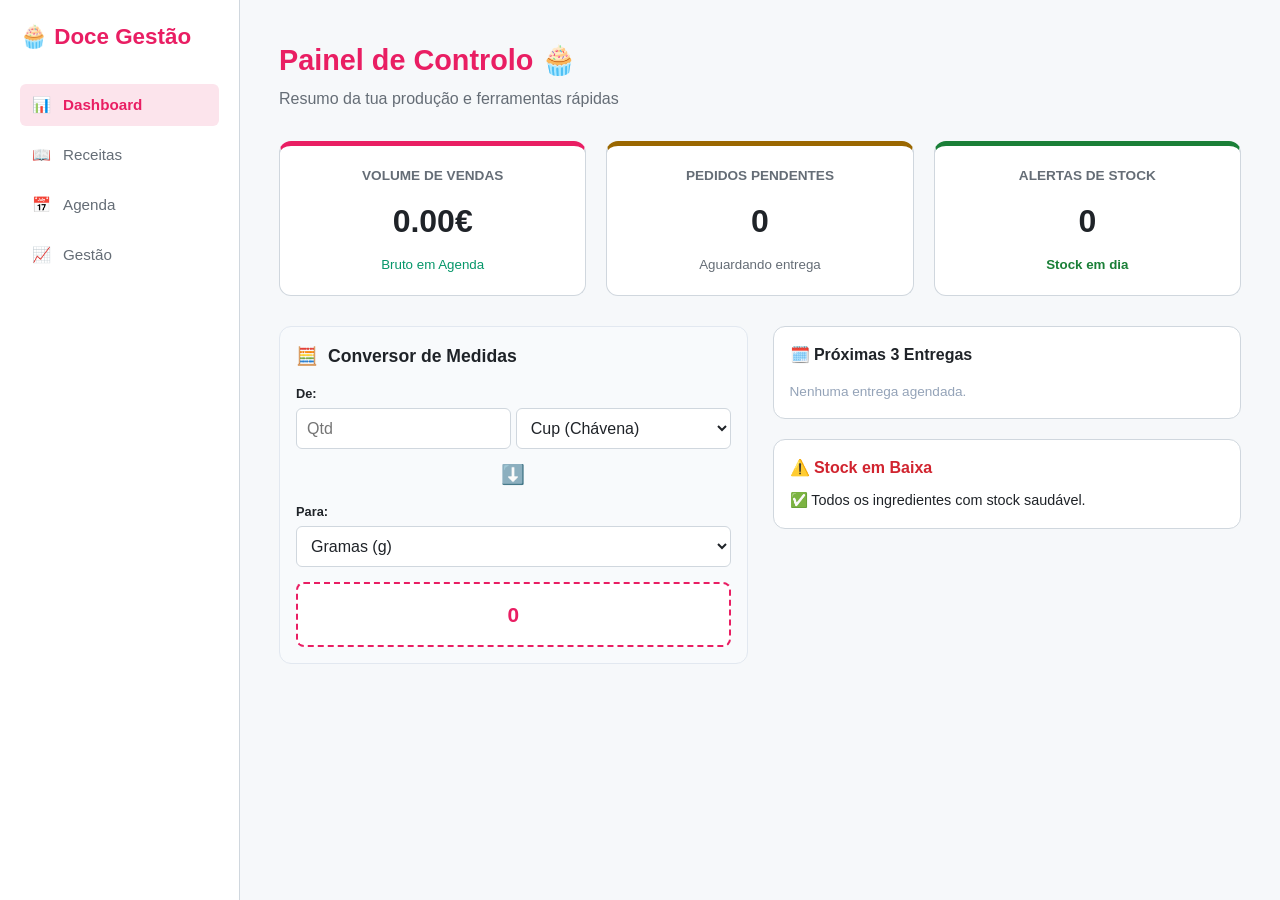
<file: index.html>
<!DOCTYPE html>
<html lang="pt">
<head>
    <meta charset="UTF-8">
    <meta name="viewport" content="width=device-width, initial-scale=1.0, maximum-scale=1.0, user-scalable=no, viewport-fit=cover">
    
    <meta name="apple-mobile-web-app-capable" content="yes">
    <meta name="apple-mobile-web-app-status-bar-style" content="black-translucent">
    <meta name="color-scheme" content="light">
    
    <title>Doce Gestão - Professional Bakery</title>
    <link rel="stylesheet" href="css/style.css">
    <style>
        /* Evita o zoom automático do Safari ao clicar em campos de texto */
        input, select, textarea { font-size: 16px !important; }
    </style>
</head>
<body>

    <div class="app-container">
        <aside class="sidebar desktop-nav">
            <div class="sidebar-brand">🧁 Doce Gestão</div>
            <nav class="nav-list">
                <button class="nav-item" data-target="dashboard">
                    <span class="ico">📊</span> <span class="nav-label">Dashboard</span>
                </button>
                <button class="nav-item" data-target="receitas">
                    <span class="ico">📖</span> <span class="nav-label">Receitas</span>
                </button>
                <button class="nav-item" data-target="agenda">
                    <span class="ico">📅</span> <span class="nav-label">Agenda</span>
                </button>
                <button class="nav-item" data-target="gestao">
                    <span class="ico">📈</span> <span class="nav-label">Gestão</span>
                </button>
            </nav>
        </aside>

        <div class="main-wrapper">
            <header class="app-header">
                <div class="app-header-content">
                    <h1>🧁 Doce Gestão</h1>
                    <div id="online-status" style="font-size: 0.7rem; color: #059669;">● Sistema Local Ativo</div>
                </div>
            </header>

            <main id="app-main">
                <section id="tab-dashboard" class="tab-content"></section>
                <section id="tab-receitas" class="tab-content"></section>
                <section id="tab-agenda" class="tab-content"></section>
                <section id="tab-gestao" class="tab-content"></section>
            </main>
        </div>
    </div>

    <nav class="bottom-nav">
        <button class="nav-btn" data-target="dashboard">
            <span class="ico">📊</span><span>Dash</span>
        </button>
        <button class="nav-btn" data-target="receitas">
            <span class="ico">📖</span><span>Receitas</span>
        </button>
        <button class="nav-btn" data-target="agenda">
            <span class="ico">📅</span><span>Agenda</span>
        </button>
        <button class="nav-btn" data-target="gestao">
            <span class="ico">📈</span><span>Gestão</span>
        </button>
    </nav>

    <div id="print-area"></div>

    <script type="module" src="js/app.js"></script>
   
    <script>
  if ('serviceWorker' in navigator) {
    navigator.serviceWorker.register('./sw.js');
  }
    </script>
    
</body>
</html>
</file>
<file: css/style.css>
:root {
  --bg: #f6f8fa;
  --bg-secondary: #ffffff;
  --bg-overlay: #ffffff;
  --bg-hover: #f3f4f6;
  --border: #d0d7de;
  --text: #1f2328;
  --text-secondary: #656d76;
  --primary: #e91e63;
  --primary-hover: #c2185b;
  --success: #1a7f37;
  --danger: #d1242f;
  --warning: #9a6700;
  --shadow: rgba(31, 35, 40, 0.04);
  --shadow-md: rgba(31, 35, 40, 0.12);
  --radius: 12px;
  --radius-sm: 6px;
  --sidebar-w: 240px;
  --sidebar-w-collapsed: 64px;
  --header-h: 56px;
  --bottom-nav-h: 64px;
}

* { box-sizing: border-box; margin: 0; padding: 0 }
body {
  font-family: -apple-system, BlinkMacSystemFont, "Segoe UI", Roboto, sans-serif;
  background: var(--bg);
  color: var(--text);
  line-height: 1.5;
  overflow-x: hidden;
}

/* === ESTRUTURA === */
.app-container { display: flex; min-height: 100vh; }
.main-wrapper { flex: 1; display: flex; flex-direction: column; min-width: 0; }
.app-header { background: var(--bg-secondary); border-bottom: 1px solid var(--border); height: var(--header-h); display: none; }
.app-header-content { height: 100%; display: flex; align-items: center; justify-content: center; color: var(--primary); font-weight: bold; }

/* Sidebar Desktop */
.sidebar {
  width: var(--sidebar-w);
  background: var(--bg-secondary);
  border-right: 1px solid var(--border);
  display: flex;
  flex-direction: column;
  padding: 20px;
  flex-shrink: 0;
}
.sidebar-brand { font-size: 1.4rem; font-weight: bold; color: var(--primary); margin-bottom: 30px; }
.nav-list { display: flex; flex-direction: column; gap: 8px; }
.nav-item {
  display: flex; align-items: center; gap: 12px; padding: 12px;
  border-radius: var(--radius-sm); border: none; background: none;
  color: var(--text-secondary); cursor: pointer; transition: 0.2s; text-align: left;
  font-size: 0.95rem; font-family: inherit;
}
.nav-item.active { background: #fce4ec; color: var(--primary); font-weight: 600; }
.nav-item:hover:not(.active) { background: var(--bg-hover); }

/* Main Content */
main { padding: 24px; flex: 1; }
.tab-content { display: none; animation: fadeIn 0.2s ease; }
.tab-content.active { display: block; }
@keyframes fadeIn { from { opacity: 0; transform: translateY(5px); } to { opacity: 1; transform: 0; } }

/* Mobile Nav */
.bottom-nav {
  position: fixed; bottom: 0; left: 0; right: 0; height: var(--bottom-nav-h);
  background: var(--bg-secondary); border-top: 1px solid var(--border);
  display: none; grid-template-columns: repeat(4, 1fr); z-index: 100;
}
.nav-btn {
  border: none; background: none; display: flex; flex-direction: column;
  align-items: center; justify-content: center; font-size: 0.7rem; color: var(--text-secondary);
}
.nav-btn.active { color: var(--primary); font-weight: bold; }
.nav-btn .ico { font-size: 1.2rem; }

/* === COMPONENTES GERAIS === */
.card { background: var(--bg-secondary); border: 1px solid var(--border); border-radius: var(--radius); padding: 16px; box-shadow: var(--shadow); }
.btn { 
    padding: 8px 16px; border-radius: var(--radius-sm); border: 1px solid var(--border);
    cursor: pointer; font-weight: 500; transition: 0.2s; display: inline-flex; align-items: center; gap: 6px;
}
.btn-primary { background: var(--primary); color: white; border: none; }
.btn-sm { padding: 4px 8px; font-size: 0.8rem; }
input, select, textarea { width: 100%; padding: 10px; border: 1px solid var(--border); border-radius: var(--radius-sm); background: var(--bg-overlay); color: var(--text); }

/* === RESPONSIVO === */
@media (max-width: 768px) {
    .sidebar { display: none; }
    .app-header { display: block; }
    .bottom-nav { display: grid; }
    main { padding: 15px; padding-bottom: 80px; }
}

/* === NOVO SISTEMA DE VISUALIZAÇÃO E IMPRESSÃO (CORRIGIDO) === */

/* Quando o print-area está vazio, ele não ocupa espaço nem bloqueia cliques */
#print-area:empty { 
    display: none; 
}

/* Quando aberto, cobre o ecrã para visualização da ficha no iPad/Browser */
#print-area {
    position: fixed;
    top: 0;
    left: 0;
    width: 100%;
    height: 100%;
    background: white;
    z-index: 10000;
    overflow-y: auto;
    padding: 0;
}

@media print {
    /* Esconde tudo o que está no body para uma impressão limpa */
    body * { 
        visibility: hidden; 
    } 

    /* Torna apenas a área da ficha técnica visível */
    #print-area, #print-area * { 
        visibility: visible; 
    }

    /* Posiciona para o início da página de impressão */
    #print-area { 
        position: absolute; 
        left: 0; 
        top: 0; 
        width: 100%; 
    }

    /* Esconde botões de ação (Fechar, Baixar Stock) na folha de papel */
    .no-print { 
        display: none !important; 
    }

    /* Estilo da Ficha na Impressão */
    .ficha {
        box-shadow: none !important;
        border: none !important;
        width: 100% !important;
        margin: 0 !important;
        padding: 0 !important;
    }

    @page {
        margin: 1cm;
    }
}
</file>
